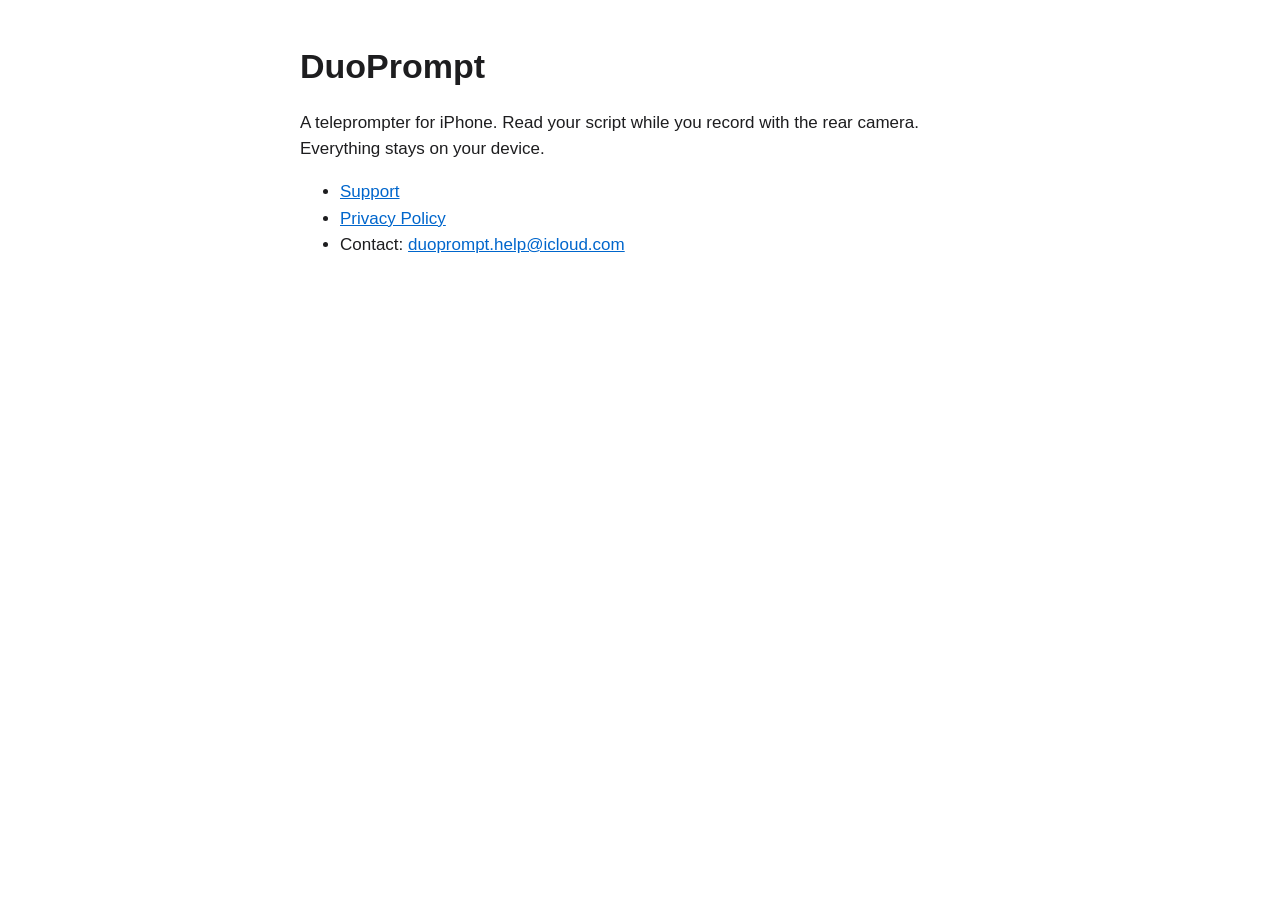
<file: index.html>
<!doctype html>
<html lang="en">
<head>
<meta charset="utf-8">
<meta name="viewport" content="width=device-width, initial-scale=1">
<title>DuoPrompt</title>
<link rel="stylesheet" href="style.css">
</head>
<body>
<main>
<h1>DuoPrompt</h1>
<p>A teleprompter for iPhone. Read your script while you record with the rear camera. Everything stays on your device.</p>
<ul>
  <li><a href="support.html">Support</a></li>
  <li><a href="privacy.html">Privacy Policy</a></li>
  <li>Contact: <a href="mailto:duoprompt.help@icloud.com">duoprompt.help@icloud.com</a></li>
</ul>
</main>
</body>
</html>
</file>
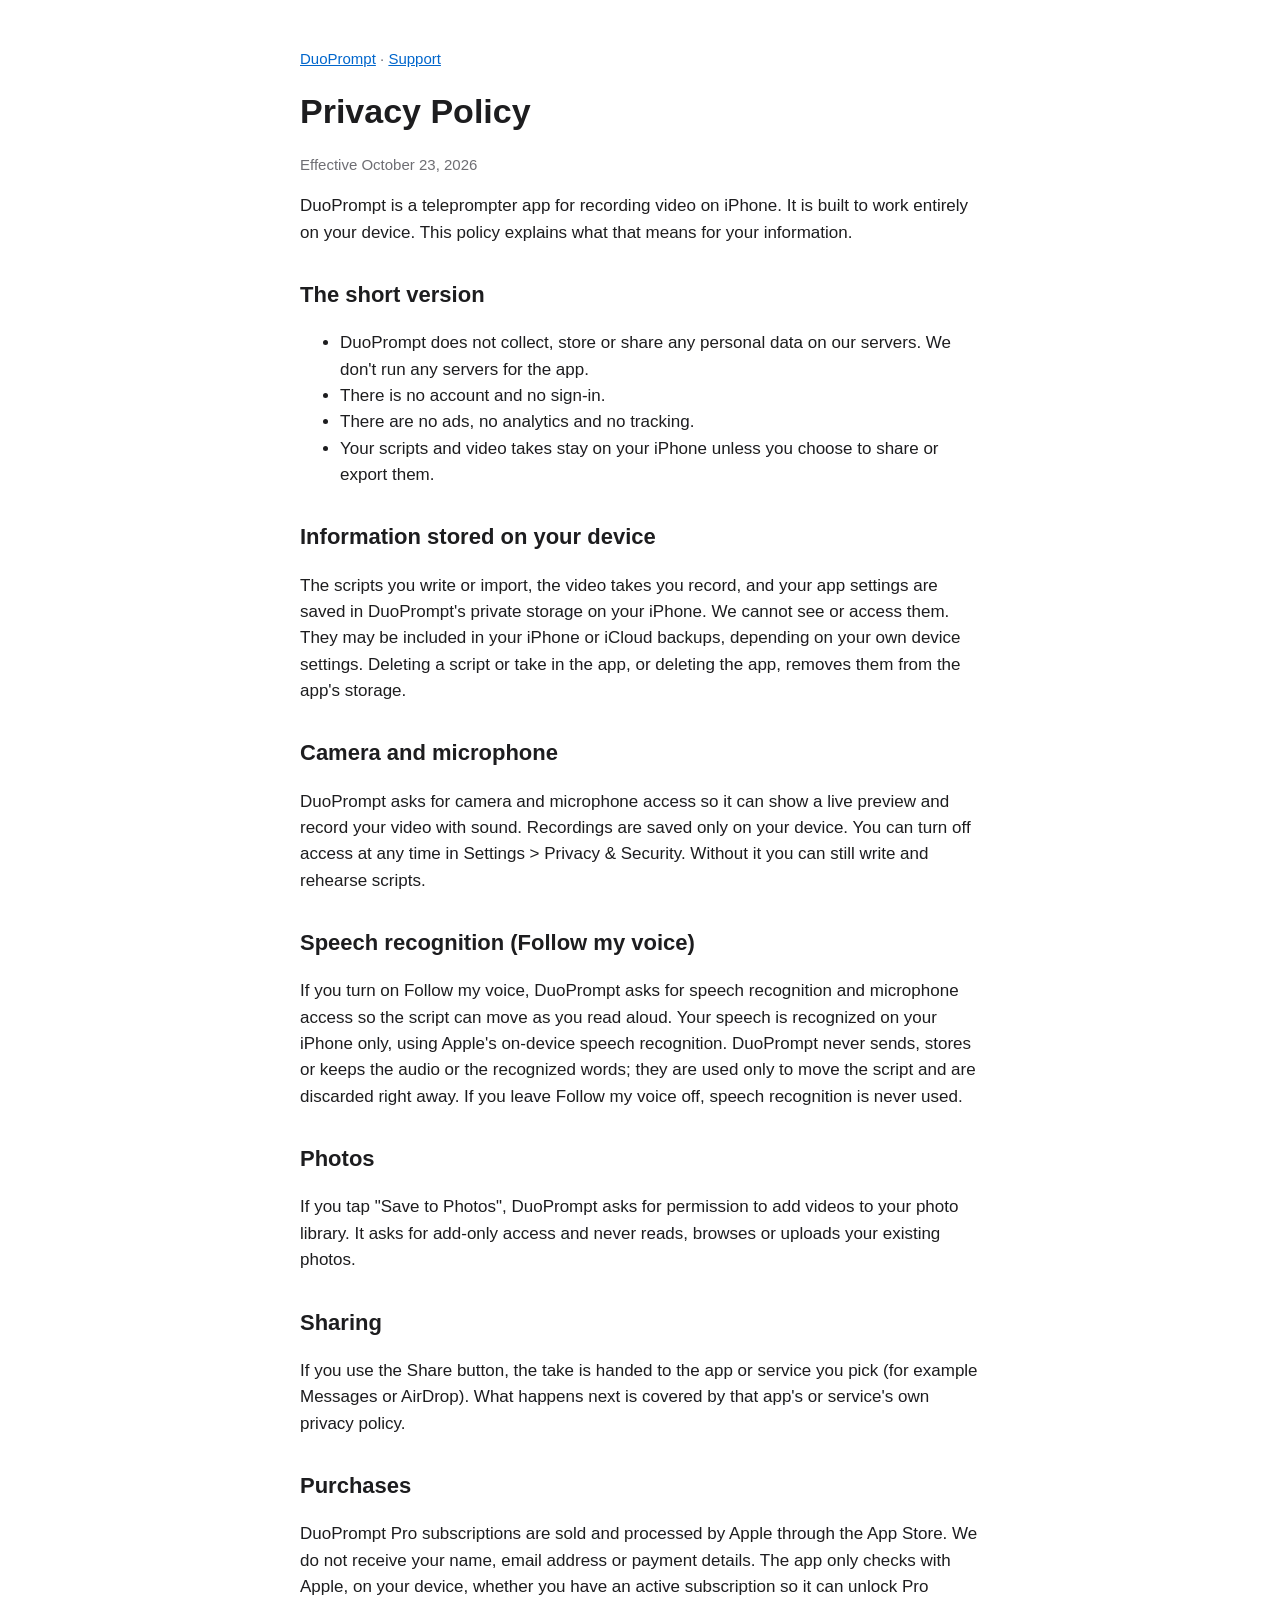
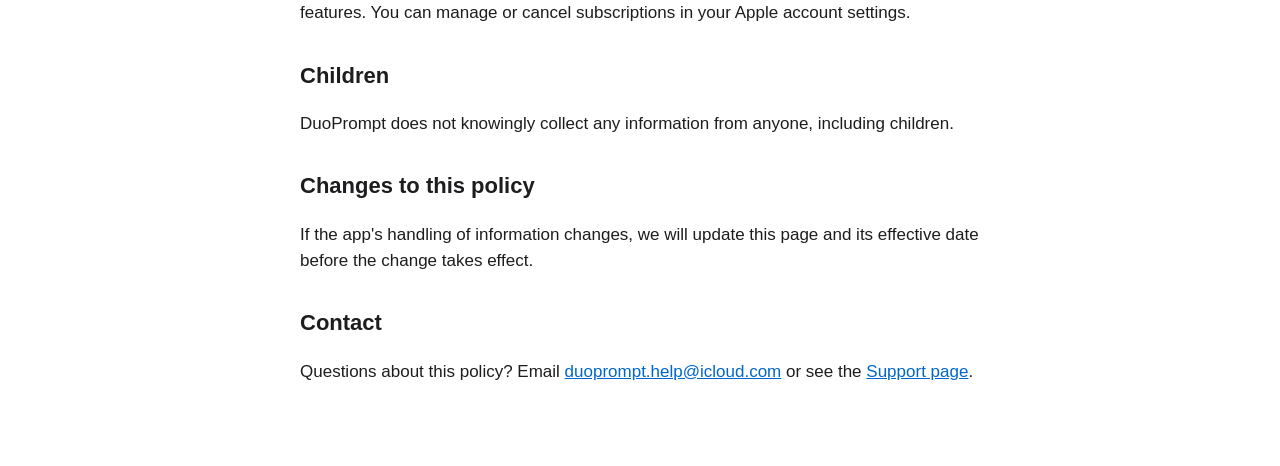
<file: privacy.html>
<!doctype html>
<html lang="en">
<head>
<meta charset="utf-8">
<meta name="viewport" content="width=device-width, initial-scale=1">
<title>DuoPrompt Privacy Policy</title>
<link rel="stylesheet" href="style.css">
</head>
<body>
<main>
<p class="nav"><a href="./">DuoPrompt</a> · <a href="support.html">Support</a></p>
<h1>Privacy Policy</h1>
<p class="meta">Effective October 23, 2026</p>

<p>DuoPrompt is a teleprompter app for recording video on iPhone. It is built to work entirely on your device. This policy explains what that means for your information.</p>

<h2>The short version</h2>
<ul>
  <li>DuoPrompt does not collect, store or share any personal data on our servers. We don't run any servers for the app.</li>
  <li>There is no account and no sign-in.</li>
  <li>There are no ads, no analytics and no tracking.</li>
  <li>Your scripts and video takes stay on your iPhone unless you choose to share or export them.</li>
</ul>

<h2>Information stored on your device</h2>
<p>The scripts you write or import, the video takes you record, and your app settings are saved in DuoPrompt's private storage on your iPhone. We cannot see or access them. They may be included in your iPhone or iCloud backups, depending on your own device settings. Deleting a script or take in the app, or deleting the app, removes them from the app's storage.</p>

<h2>Camera and microphone</h2>
<p>DuoPrompt asks for camera and microphone access so it can show a live preview and record your video with sound. Recordings are saved only on your device. You can turn off access at any time in Settings &gt; Privacy &amp; Security. Without it you can still write and rehearse scripts.</p>

<h2>Speech recognition (Follow my voice)</h2>
<p>If you turn on Follow my voice, DuoPrompt asks for speech recognition and microphone access so the script can move as you read aloud. Your speech is recognized on your iPhone only, using Apple's on-device speech recognition. DuoPrompt never sends, stores or keeps the audio or the recognized words; they are used only to move the script and are discarded right away. If you leave Follow my voice off, speech recognition is never used.</p>

<h2>Photos</h2>
<p>If you tap "Save to Photos", DuoPrompt asks for permission to add videos to your photo library. It asks for add-only access and never reads, browses or uploads your existing photos.</p>

<h2>Sharing</h2>
<p>If you use the Share button, the take is handed to the app or service you pick (for example Messages or AirDrop). What happens next is covered by that app's or service's own privacy policy.</p>

<h2>Purchases</h2>
<p>DuoPrompt Pro subscriptions are sold and processed by Apple through the App Store. We do not receive your name, email address or payment details. The app only checks with Apple, on your device, whether you have an active subscription so it can unlock Pro features. You can manage or cancel subscriptions in your Apple account settings.</p>

<h2>Children</h2>
<p>DuoPrompt does not knowingly collect any information from anyone, including children.</p>

<h2>Changes to this policy</h2>
<p>If the app's handling of information changes, we will update this page and its effective date before the change takes effect.</p>

<h2>Contact</h2>
<p>Questions about this policy? Email <a href="mailto:duoprompt.help@icloud.com">duoprompt.help@icloud.com</a> or see the <a href="support.html">Support page</a>.</p>
</main>
</body>
</html>
</file>
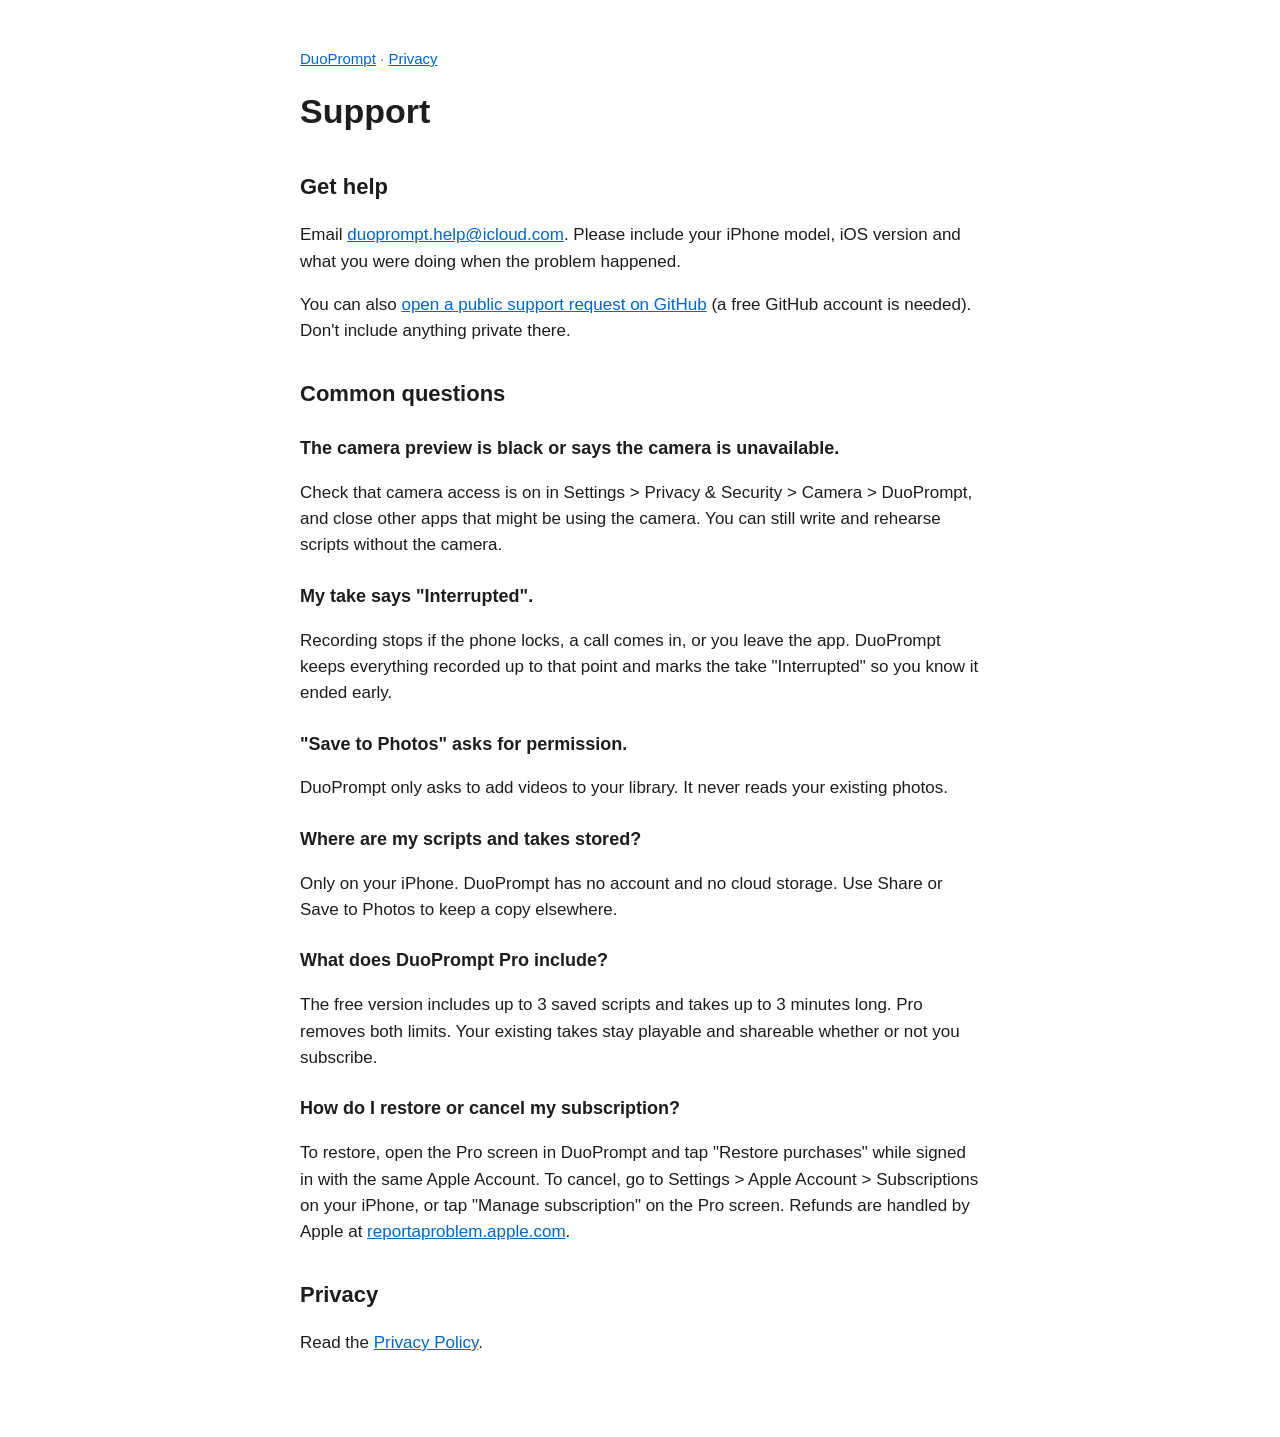
<file: support.html>
<!doctype html>
<html lang="en">
<head>
<meta charset="utf-8">
<meta name="viewport" content="width=device-width, initial-scale=1">
<title>DuoPrompt Support</title>
<link rel="stylesheet" href="style.css">
</head>
<body>
<main>
<p class="nav"><a href="./">DuoPrompt</a> · <a href="privacy.html">Privacy</a></p>
<h1>Support</h1>

<h2>Get help</h2>
<p>Email <a href="mailto:duoprompt.help@icloud.com">duoprompt.help@icloud.com</a>. Please include your iPhone model, iOS version and what you were doing when the problem happened.</p>
<p>You can also <a href="https://github.com/cosmicnaaman/duoprompt-site/issues/new">open a public support request on GitHub</a> (a free GitHub account is needed). Don't include anything private there.</p>

<h2>Common questions</h2>

<h3>The camera preview is black or says the camera is unavailable.</h3>
<p>Check that camera access is on in Settings &gt; Privacy &amp; Security &gt; Camera &gt; DuoPrompt, and close other apps that might be using the camera. You can still write and rehearse scripts without the camera.</p>

<h3>My take says "Interrupted".</h3>
<p>Recording stops if the phone locks, a call comes in, or you leave the app. DuoPrompt keeps everything recorded up to that point and marks the take "Interrupted" so you know it ended early.</p>

<h3>"Save to Photos" asks for permission.</h3>
<p>DuoPrompt only asks to add videos to your library. It never reads your existing photos.</p>

<h3>Where are my scripts and takes stored?</h3>
<p>Only on your iPhone. DuoPrompt has no account and no cloud storage. Use Share or Save to Photos to keep a copy elsewhere.</p>

<h3>What does DuoPrompt Pro include?</h3>
<p>The free version includes up to 3 saved scripts and takes up to 3 minutes long. Pro removes both limits. Your existing takes stay playable and shareable whether or not you subscribe.</p>

<h3>How do I restore or cancel my subscription?</h3>
<p>To restore, open the Pro screen in DuoPrompt and tap "Restore purchases" while signed in with the same Apple Account. To cancel, go to Settings &gt; Apple Account &gt; Subscriptions on your iPhone, or tap "Manage subscription" on the Pro screen. Refunds are handled by Apple at <a href="https://reportaproblem.apple.com">reportaproblem.apple.com</a>.</p>

<h2>Privacy</h2>
<p>Read the <a href="privacy.html">Privacy Policy</a>.</p>
</main>
</body>
</html>
</file>
<file: style.css>
:root { --bg: #ffffff; --fg: #1d1d1f; --muted: #6e6e73; --link: #0066cc; }
@media (prefers-color-scheme: dark) {
  :root { --bg: #000000; --fg: #f5f5f7; --muted: #a1a1a6; --link: #2997ff; }
}
body { margin: 0; background: var(--bg); color: var(--fg);
  font: 17px/1.55 -apple-system, BlinkMacSystemFont, "Helvetica Neue", Arial, sans-serif; }
main { max-width: 680px; margin: 0 auto; padding: 32px 16px 64px; }
h1 { font-size: 34px; margin: 8px 0 4px; }
h2 { font-size: 22px; margin-top: 32px; }
h3 { font-size: 18px; margin: 24px 0 4px; }
a { color: var(--link); }
.meta, .nav { color: var(--muted); font-size: 15px; }
</file>
